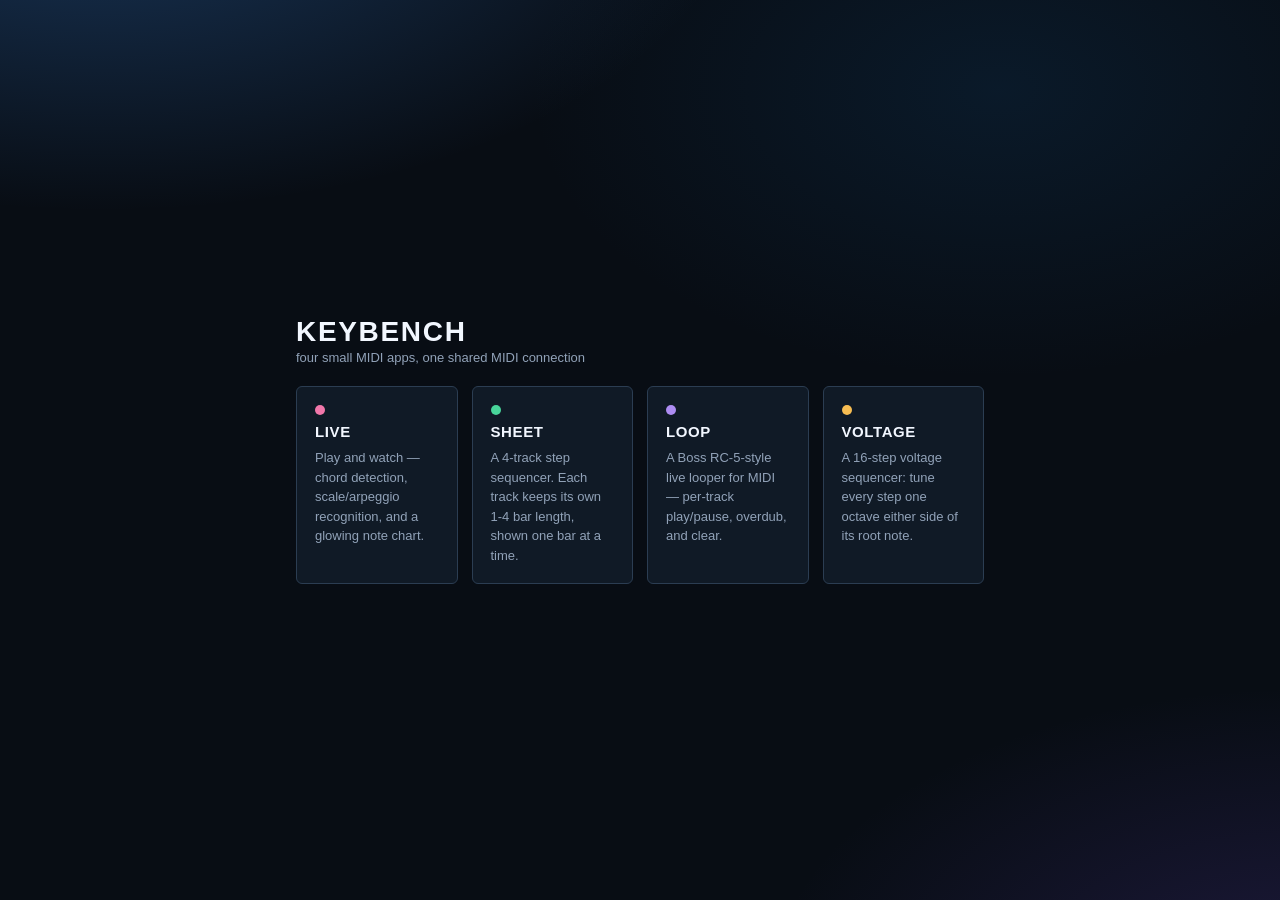
<file: app/index.html>
<!DOCTYPE html>
<html lang="en">
<head>
<meta charset="utf-8">
<meta name="viewport" content="width=device-width, initial-scale=1, viewport-fit=cover, interactive-widget=resizes-content">
<meta name="theme-color" content="#080d14">
<title>Keybench</title>
<link rel="stylesheet" href="assets/shared.css">
<style>
  body { align-items:center; justify-content:center; }
  .launcher { max-width:720px; width:100%; padding:16px; display:flex; flex-direction:column; gap:20px; }
  .launcher-head b {
    font-family:var(--font-display); font-size:28px; letter-spacing:.06em; font-weight:700;
    text-transform:uppercase; display:block;
  }
  .launcher-head span { color:var(--text-muted); font-size:13px; }
  .launcher-cards { display:grid; grid-template-columns:repeat(4, 1fr); gap:14px; }
  @media (max-width:640px) { .launcher-cards { grid-template-columns:1fr; } }
  .launcher-card {
    display:flex; flex-direction:column; gap:8px; text-align:left; text-decoration:none; color:var(--text);
    background:var(--surface); border:1px solid var(--border); border-radius:6px; padding:18px;
  }
  @media (hover: hover) and (pointer: fine) { .launcher-card:hover { border-color:var(--accent); } }
  .launcher-card .dot { width:10px; height:10px; border-radius:50%; background:var(--track-color); }
  .launcher-card b { font-family:var(--font-display); font-size:15px; letter-spacing:.04em; text-transform:uppercase; }
  .launcher-card p { margin:0; font-size:13px; color:var(--text-muted); line-height:1.5; }
</style>
</head>
<body>

<div class="launcher">
  <div class="launcher-head">
    <b>Keybench</b>
    <span>four small MIDI apps, one shared MIDI connection</span>
  </div>
  <div class="launcher-cards">
    <a class="launcher-card" href="live/" style="--track-color:var(--t1)">
      <span class="dot"></span>
      <b>Live</b>
      <p>Play and watch — chord detection, scale/arpeggio recognition, and a glowing note chart.</p>
    </a>
    <a class="launcher-card" href="sheet/" style="--track-color:var(--t2)">
      <span class="dot"></span>
      <b>Sheet</b>
      <p>A 4-track step sequencer. Each track keeps its own 1-4 bar length, shown one bar at a time.</p>
    </a>
    <a class="launcher-card" href="loop/" style="--track-color:var(--t4)">
      <span class="dot"></span>
      <b>Loop</b>
      <p>A Boss RC-5-style live looper for MIDI — per-track play/pause, overdub, and clear.</p>
    </a>
    <a class="launcher-card" href="voltage/" style="--track-color:var(--t3)">
      <span class="dot"></span>
      <b>Voltage</b>
      <p>A 16-step voltage sequencer: tune every step one octave either side of its root note.</p>
    </a>
  </div>
</div>

</body>
</html>
</file>
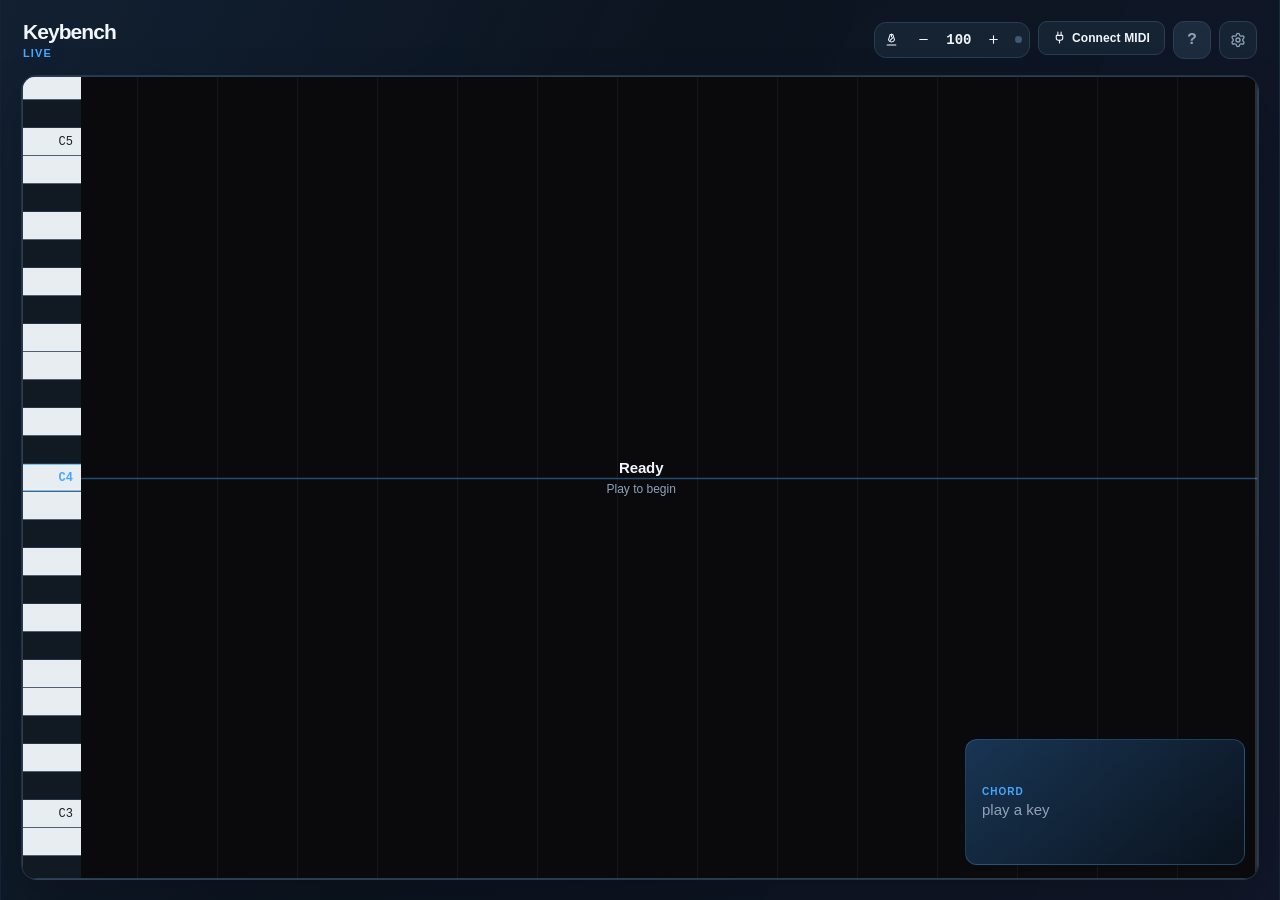
<file: app/live/index.html>
<!doctype html>
<html lang="en">
  <head>
    <meta charset="utf-8" />
    <meta
      name="viewport"
      content="width=device-width, initial-scale=1, viewport-fit=cover, interactive-widget=resizes-content"
    />
    <meta name="theme-color" content="#080d14" />
    <title>Keybench — Live</title>
    <link rel="stylesheet" href="../assets/shared.css" />
    <link rel="stylesheet" href="live.css" />
  </head>
  <body>
    <div class="chassis" id="chassis">
      <div class="chassis-head">
        <a class="wordmark" href="../index.html"
          ><b>Keybench</b><span>Live</span></a
        >
        <div class="nav-controls">
          <div class="metronome">
            <button
              class="tbtn-sm"
              id="metroPlay"
              aria-pressed="false"
              aria-label="Metronome"
            ></button>
            <button
              class="tbtn-sm"
              id="bpmDown"
              aria-label="Decrease BPM"
            ></button>
            <span class="bpm-readout" id="bpmReadout">100</span>
            <button
              class="tbtn-sm"
              id="bpmUp"
              aria-label="Increase BPM"
            ></button>
            <span class="beat-dot" id="beatDot"></span>
          </div>
          <button class="btn-pill quick-connect" id="quickConnectBtn"></button>
          <button
            class="live-help-btn"
            id="liveHelpBtn"
            aria-label="Show Live keyboard help"
            aria-expanded="false"
            aria-controls="liveHelp"
          >
            ?
          </button>
          <button
            class="gear-btn"
            id="settingsBtn"
            aria-pressed="false"
            aria-expanded="false"
            aria-controls="panelDevice"
            aria-label="MIDI settings"
          >
            <svg
              class="icon"
              viewBox="0 0 24 24"
              fill="none"
              stroke="currentColor"
              stroke-width="2"
              stroke-linecap="round"
              stroke-linejoin="round"
              aria-hidden="true"
            >
              <path
                d="M9.671 4.136a2.34 2.34 0 0 1 4.659 0 2.34 2.34 0 0 0 3.319 1.915 2.34 2.34 0 0 1 2.33 4.033 2.34 2.34 0 0 0 0 3.831 2.34 2.34 0 0 1-2.33 4.033 2.34 2.34 0 0 0-3.319 1.915 2.34 2.34 0 0 1-4.659 0 2.34 2.34 0 0 0-3.32-1.915 2.34 2.34 0 0 1-2.33-4.033 2.34 2.34 0 0 0 0-3.831A2.34 2.34 0 0 1 6.35 6.051a2.34 2.34 0 0 0 3.319-1.915"
              />
              <circle cx="12" cy="12" r="3" />
            </svg>
          </button>
        </div>
      </div>

      <div class="screen" style="padding: 0">
        <!-- LIVE -->
        <section
          class="panel active"
          id="panelMain"
          role="tabpanel"
          style="gap: 0"
        >
          <aside class="live-help-popover" id="liveHelp" hidden>
            <b>Play from the browser</b>
            Click or tap keys, or type <kbd>A W S E D F T G Y H U J K</kbd>. Use
            <kbd>Z</kbd> and <kbd>X</kbd> to shift octaves.
          </aside>
          <div class="viewer-readout">
            <div class="readout-right">
              <div class="history-strip" id="historyStrip"></div>
            </div>
          </div>

          <div class="roll-scroll" id="viewerRoll">
            <div class="roll-keycol" id="viewerPianoKeys"></div>
            <div class="roll-canvas-wrap"><canvas id="roll"></canvas></div>
            <div class="stage-idle" id="stageIdle">
              <b>Ready</b><span>Play to begin</span>
            </div>
            <div class="seq-banner" id="seqBanner">
              <span class="spark">◆</span><span id="seqBannerText"></span>
            </div>
            <div class="chord-card" id="chordCard">
              <div class="label">Chord</div>
              <div class="value empty" id="chordValue">play a key</div>
            </div>
          </div>
        </section>

        <!-- DEVICE -->
        <section
          class="panel settings-drawer"
          id="panelDevice"
          role="dialog"
          aria-modal="true"
          aria-label="MIDI settings"
        >
          <div class="settings-scroll">
            <div class="settings-section">
              <span class="settings-note" id="connectStatus"
                >Not connected — your on-screen keyboard still works either
                way.</span
              >
            </div>
            <div class="settings-section">
              <h3>Input — the connected controller</h3>
              <div
                class="device-list"
                role="radiogroup"
                aria-label="MIDI input device"
                id="inputList"
              ></div>
            </div>
            <div class="settings-foot">
              <button class="btn-pill" id="rescanBtn">Rescan devices</button>
              <span class="settings-note"
                >Real hardware shows up here once connected via the navbar. This
                needs a top-level page served over <code>localhost</code> or
                HTTPS, in a browser that supports the Web MIDI API (Chrome or
                Edge).</span
              >
            </div>
          </div>
        </section>
      </div>
    </div>

    <script src="../assets/shared.js"></script>
    <script src="live.js"></script>
  </body>
</html>
</file>
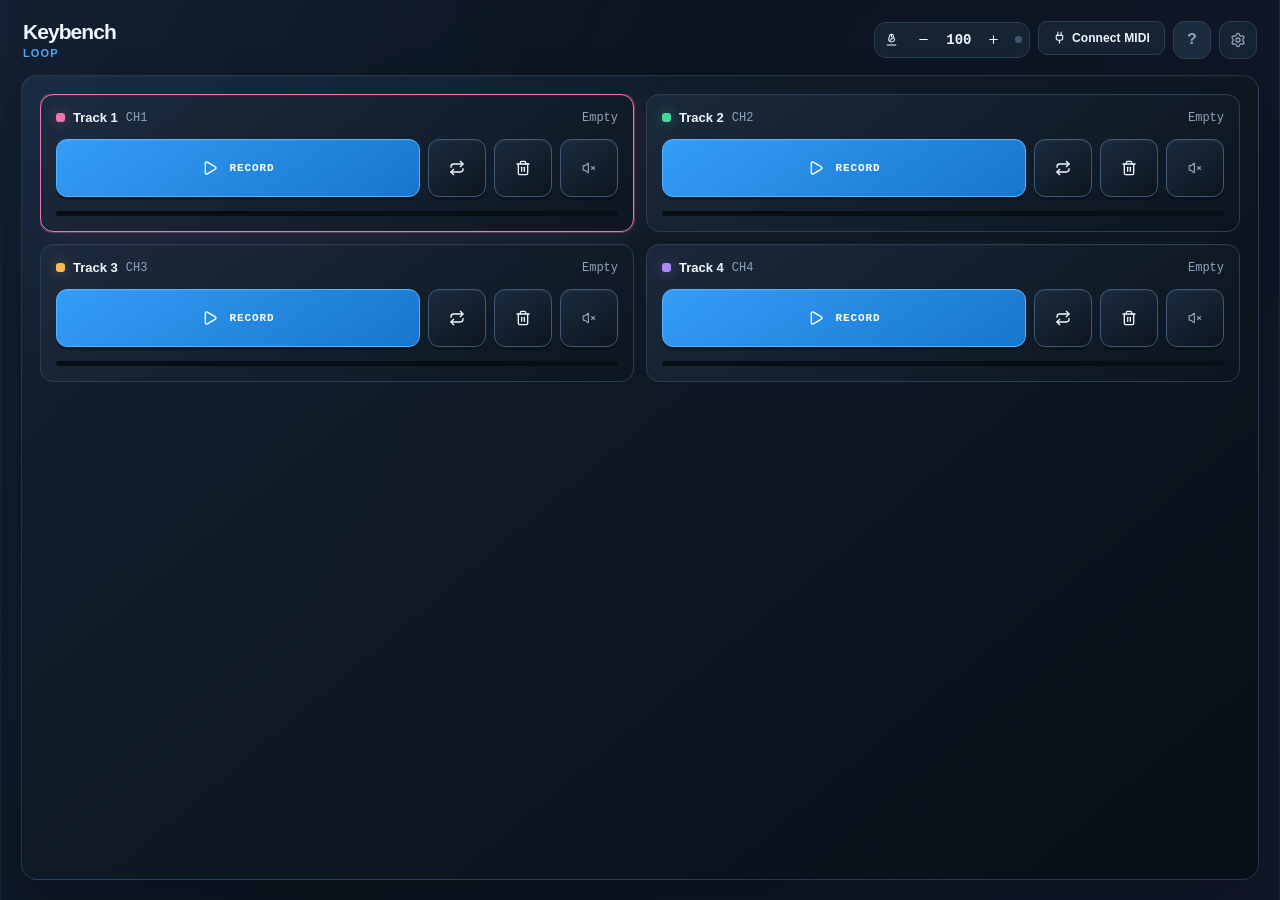
<file: app/loop/index.html>
<!DOCTYPE html>
<html lang="en">
<head>
<meta charset="utf-8">
<meta name="viewport" content="width=device-width, initial-scale=1, viewport-fit=cover, interactive-widget=resizes-content">
<meta name="theme-color" content="#080d14">
<title>Keybench — Loop</title>
<link rel="stylesheet" href="../assets/shared.css">
<link rel="stylesheet" href="loop.css">
</head>
<body>

<div class="chassis" id="chassis">
  <div class="chassis-head">
    <a class="wordmark" href="../index.html"><b>Keybench</b><span>Loop</span></a>
    <div class="nav-controls">
      <div class="metronome">
        <button class="tbtn-sm" id="metroPlay" aria-pressed="false" aria-label="Metronome"></button>
        <button class="tbtn-sm" id="bpmDown" aria-label="Decrease BPM"></button>
        <span class="bpm-readout" id="bpmReadout">100</span>
        <button class="tbtn-sm" id="bpmUp" aria-label="Increase BPM"></button>
        <span class="beat-dot" id="beatDot"></span>
      </div>
      <button class="btn-pill quick-connect" id="quickConnectBtn"></button>
      <button class="looper-help-btn" id="looperHelpBtn" aria-label="Show Loop shortcuts" aria-expanded="false" aria-controls="looperHelp">?</button>
      <button class="gear-btn" id="settingsBtn" aria-pressed="false" aria-expanded="false" aria-controls="panelDevice" aria-label="MIDI settings">
        <svg class="icon" viewBox="0 0 24 24" fill="none" stroke="currentColor" stroke-width="2" stroke-linecap="round" stroke-linejoin="round" aria-hidden="true">
          <path d="M9.671 4.136a2.34 2.34 0 0 1 4.659 0 2.34 2.34 0 0 0 3.319 1.915 2.34 2.34 0 0 1 2.33 4.033 2.34 2.34 0 0 0 0 3.831 2.34 2.34 0 0 1-2.33 4.033 2.34 2.34 0 0 0-3.319 1.915 2.34 2.34 0 0 1-4.659 0 2.34 2.34 0 0 0-3.32-1.915 2.34 2.34 0 0 1-2.33-4.033 2.34 2.34 0 0 0 0-3.831A2.34 2.34 0 0 1 6.35 6.051a2.34 2.34 0 0 0 3.319-1.915"/>
          <circle cx="12" cy="12" r="3"/>
        </svg>
      </button>
    </div>
  </div>

  <div class="screen">
    <!-- LOOPER -->
    <section class="panel active" id="panelMain" role="tabpanel">
      <aside class="looper-help-popover" id="looperHelp" hidden>
        <b>Loop shortcuts</b>
        Click a track or press <kbd>1–4</kbd> to select it. <kbd>R</kbd> starts or finishes its first recording; Space plays or pauses; <kbd>M</kbd> mutes; <kbd>O</kbd> toggles overdub; <kbd>Z</kbd> removes the last overdub; <kbd>C</kbd>, Delete, or Backspace clear.
      </aside>
      <div class="looper-tracks" id="looperTracks"></div>
    </section>

    <!-- DEVICE -->
    <section class="panel settings-drawer" id="panelDevice" role="dialog" aria-modal="true" aria-label="MIDI settings">
      <div class="settings-scroll">
        <div class="settings-section">
          <span class="settings-note" id="connectStatus">Not connected — your on-screen keyboard still works either way.</span>
        </div>
        <div class="settings-section">
          <h3>Input — the connected controller</h3>
          <div class="device-list" role="radiogroup" aria-label="MIDI input device" id="inputList"></div>
        </div>
        <div class="settings-section">
          <h3>Output — where Loop sends</h3>
          <div class="device-list" role="radiogroup" aria-label="MIDI output device" id="outputList"></div>
        </div>
        <div class="settings-foot">
          <button class="btn-pill" id="rescanBtn">Rescan devices</button>
          <span class="settings-note">Real hardware shows up here once connected via the navbar. This needs a top-level page served over <code>localhost</code> or HTTPS, in a browser that supports the Web MIDI API (Chrome or Edge).</span>
        </div>
      </div>
    </section>
  </div>
</div>

<script src="../assets/shared.js"></script>
<script src="loop.js"></script>
</body>
</html>
</file>
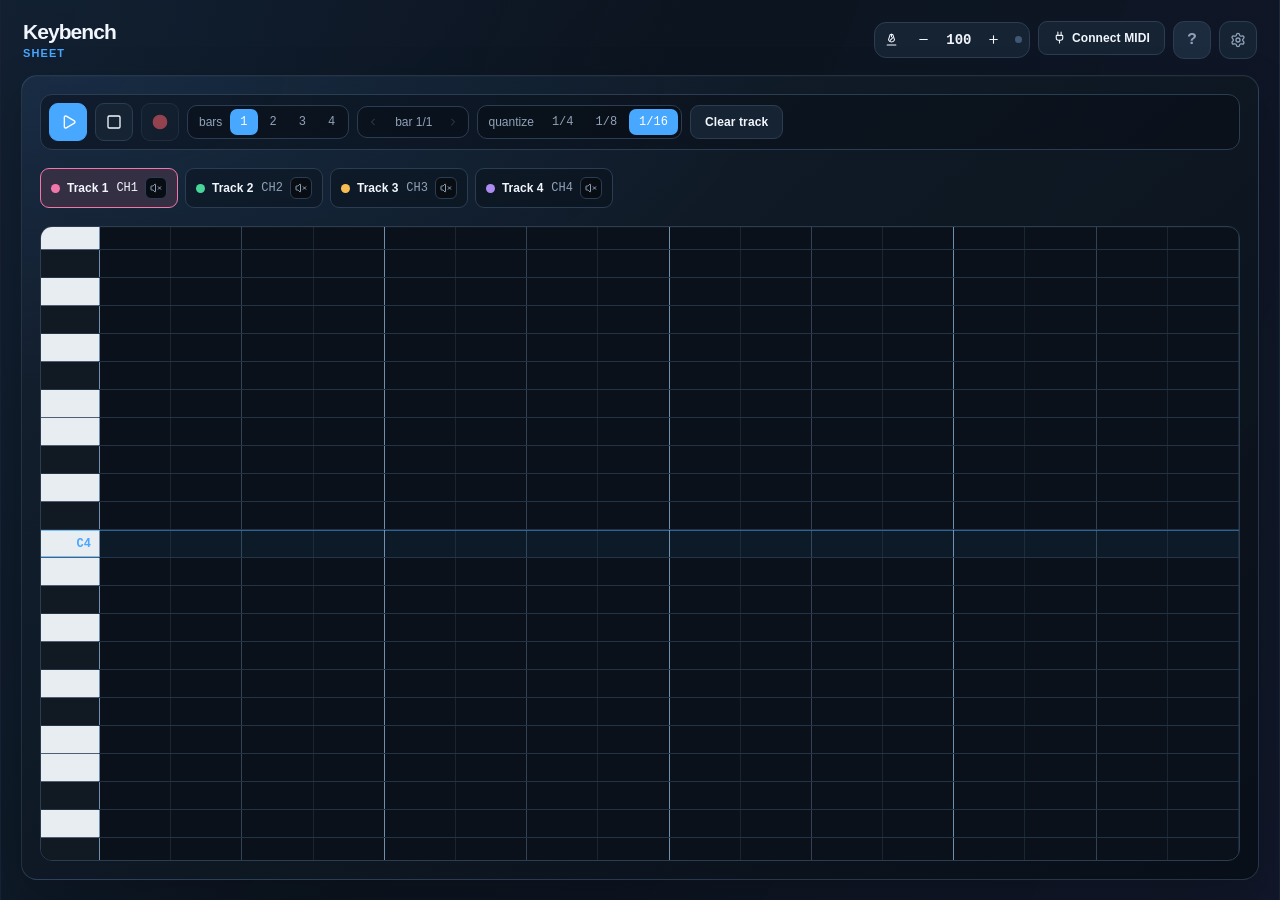
<file: app/sheet/index.html>
<!DOCTYPE html>
<html lang="en">
<head>
<meta charset="utf-8">
<meta name="viewport" content="width=device-width, initial-scale=1, viewport-fit=cover, interactive-widget=resizes-content">
<meta name="theme-color" content="#080d14">
<title>Keybench — Sheet</title>
<link rel="stylesheet" href="../assets/shared.css">
<link rel="stylesheet" href="sheet.css">
</head>
<body>

<div class="chassis" id="chassis">
  <div class="chassis-head">
    <a class="wordmark" href="../index.html"><b>Keybench</b><span>Sheet</span></a>
    <div class="nav-controls">
      <div class="metronome">
        <button class="tbtn-sm" id="metroPlay" aria-pressed="false" aria-label="Metronome"></button>
        <button class="tbtn-sm" id="bpmDown" aria-label="Decrease BPM"></button>
        <span class="bpm-readout" id="bpmReadout">100</span>
        <button class="tbtn-sm" id="bpmUp" aria-label="Increase BPM"></button>
        <span class="beat-dot" id="beatDot"></span>
      </div>
      <button class="btn-pill quick-connect" id="quickConnectBtn"></button>
      <button class="sheet-help-btn" id="sheetHelpBtn" aria-label="Show Sheet editing help" aria-expanded="false" aria-controls="sheetHelp">?</button>
      <button class="gear-btn" id="settingsBtn" aria-pressed="false" aria-expanded="false" aria-controls="panelDevice" aria-label="MIDI settings">
        <svg class="icon" viewBox="0 0 24 24" fill="none" stroke="currentColor" stroke-width="2" stroke-linecap="round" stroke-linejoin="round" aria-hidden="true">
          <path d="M9.671 4.136a2.34 2.34 0 0 1 4.659 0 2.34 2.34 0 0 0 3.319 1.915 2.34 2.34 0 0 1 2.33 4.033 2.34 2.34 0 0 0 0 3.831 2.34 2.34 0 0 1-2.33 4.033 2.34 2.34 0 0 0-3.319 1.915 2.34 2.34 0 0 1-4.659 0 2.34 2.34 0 0 0-3.32-1.915 2.34 2.34 0 0 1-2.33-4.033 2.34 2.34 0 0 0 0-3.831A2.34 2.34 0 0 1 6.35 6.051a2.34 2.34 0 0 0 3.319-1.915"/>
          <circle cx="12" cy="12" r="3"/>
        </svg>
      </button>
    </div>
  </div>

  <div class="screen">
    <!-- SHEET -->
    <section class="panel active" id="panelMain" role="tabpanel">
      <aside class="sheet-help-popover" id="sheetHelp" hidden>
        <b>Editing this bar</b>
        Each track has its own 1–4 bar loop. Click a note to select it; Shift-drag to select a group; then drag to move the selection. Drag a note’s right edge to stretch it; Alt-click removes a note. <kbd>R</kbd> arms recording; Space plays or pauses; <kbd>M</kbd> mutes; <kbd>C</kbd>, Delete, or Backspace clear the selected track.
      </aside>
      <div class="transport">
        <button class="tbtn primary" id="playBtn" aria-label="Play"></button>
        <button class="tbtn" id="stopBtn" aria-label="Stop"></button>
        <button class="tbtn rec-btn" id="recBtn" aria-pressed="false" aria-label="Arm recording"></button>
        <div class="grid-settings">
          <div class="pill-group" role="group" aria-label="Bars" id="barsCtl">
            <span class="pg-label">bars</span>
            <button data-bars="1" aria-pressed="true">1</button>
            <button data-bars="2" aria-pressed="false">2</button>
            <button data-bars="3" aria-pressed="false">3</button>
            <button data-bars="4" aria-pressed="false">4</button>
          </div>
          <div class="pill-group" aria-label="Bar page">
            <button class="icon-btn" id="pagePrev" aria-label="Previous bar"></button>
            <span class="pg-label" id="pageReadout">bar 1/1</span>
            <button class="icon-btn" id="pageNext" aria-label="Next bar"></button>
          </div>
          <div class="pill-group" role="group" aria-label="Record quantize" id="qtzCtl">
            <span class="pg-label">quantize</span>
            <button data-qtz="4" aria-pressed="false">1/4</button>
            <button data-qtz="8" aria-pressed="false">1/8</button>
            <button data-qtz="16" aria-pressed="true">1/16</button>
          </div>
          <button class="btn-pill" id="clearTrackBtn">Clear track</button>
        </div>
      </div>

      <div class="track-tabs" role="tablist" aria-label="Tracks" id="trackTabs"></div>

      <div class="roll-scroll" id="seqRoll">
        <div class="roll-keycol" id="seqPianoKeys"></div>
        <div class="roll-stepscol" id="seqStepCols"></div>
      </div>
    </section>

    <!-- DEVICE -->
    <section class="panel settings-drawer" id="panelDevice" role="dialog" aria-modal="true" aria-label="MIDI settings">
      <div class="settings-scroll">
        <div class="settings-section">
          <span class="settings-note" id="connectStatus">Not connected — your on-screen keyboard still works either way.</span>
        </div>
        <div class="settings-section">
          <h3>Input — the connected controller</h3>
          <div class="device-list" role="radiogroup" aria-label="MIDI input device" id="inputList"></div>
        </div>
        <div class="settings-section">
          <h3>Output — where Sheet sends</h3>
          <div class="device-list" role="radiogroup" aria-label="MIDI output device" id="outputList"></div>
        </div>
        <div class="settings-foot">
          <button class="btn-pill" id="rescanBtn">Rescan devices</button>
          <span class="settings-note">Real hardware shows up here once connected via the navbar. This needs a top-level page served over <code>localhost</code> or HTTPS, in a browser that supports the Web MIDI API (Chrome or Edge).</span>
        </div>
      </div>
    </section>
  </div>
</div>

<script src="../assets/shared.js"></script>
<script src="sheet.js"></script>
</body>
</html>
</file>
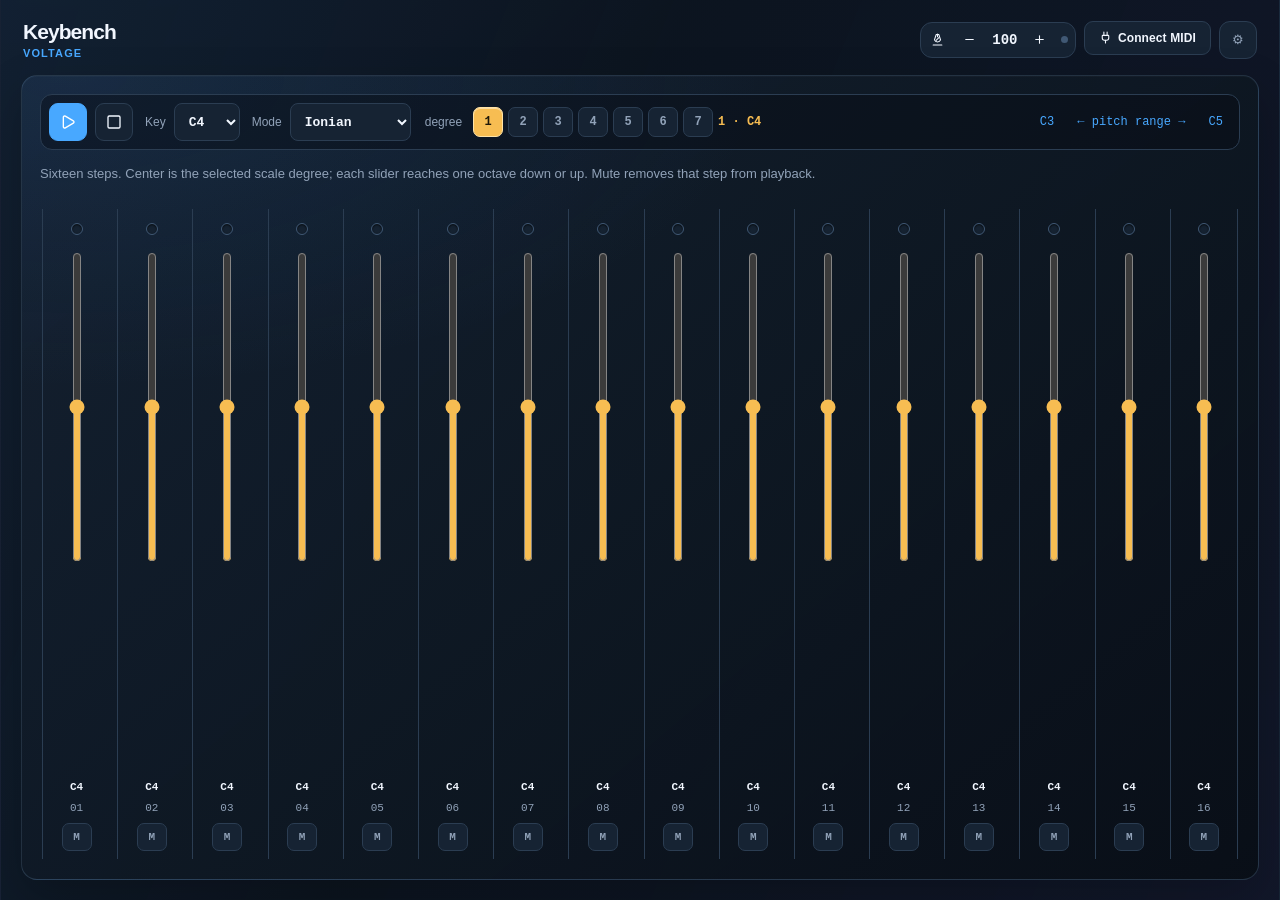
<file: app/voltage/index.html>
<!DOCTYPE html>
<html lang="en">
<head>
<meta charset="utf-8">
<meta name="viewport" content="width=device-width, initial-scale=1, viewport-fit=cover, interactive-widget=resizes-content">
<meta name="theme-color" content="#080d14">
<title>Keybench — Voltage</title>
<link rel="stylesheet" href="../assets/shared.css">
<link rel="stylesheet" href="voltage.css">
</head>
<body>
<div class="chassis">
  <div class="chassis-head">
    <a class="wordmark" href="../index.html"><b>Keybench</b><span>Voltage</span></a>
    <div class="nav-controls">
      <div class="metronome">
        <button class="tbtn-sm" id="metroPlay" aria-pressed="false" aria-label="Metronome"></button>
        <button class="tbtn-sm" id="bpmDown" aria-label="Decrease BPM"></button>
        <span class="bpm-readout" id="bpmReadout">100</span>
        <button class="tbtn-sm" id="bpmUp" aria-label="Increase BPM"></button>
        <span class="beat-dot" id="beatDot"></span>
      </div>
      <button class="btn-pill quick-connect" id="quickConnectBtn"></button>
      <button class="gear-btn" id="settingsBtn" aria-pressed="false" aria-expanded="false" aria-controls="panelDevice" aria-label="MIDI settings">⚙</button>
    </div>
  </div>

  <div class="screen">
    <section class="panel active" id="panelMain" role="tabpanel">
      <div class="voltage-toolbar">
        <button class="tbtn primary" id="playBtn" aria-label="Play"></button>
        <button class="tbtn" id="stopBtn" aria-label="Stop"></button>
        <label class="root-note" for="rootNote">Key <select id="rootNote" aria-label="Key, C3 to C5"></select></label>
        <label class="root-note" for="modeSelect">Mode
          <select id="modeSelect">
            <option value="ionian">Ionian</option><option value="dorian">Dorian</option><option value="phrygian">Phrygian</option>
            <option value="lydian">Lydian</option><option value="mixolydian">Mixolydian</option><option value="aeolian">Aeolian</option><option value="locrian">Locrian</option>
          </select>
        </label>
        <div class="progression" id="degreeCtl" role="group" aria-label="Scale degree">
          <span>degree</span><button data-degree="1" aria-pressed="true">1</button><button data-degree="2">2</button><button data-degree="3">3</button><button data-degree="4">4</button><button data-degree="5">5</button><button data-degree="6">6</button><button data-degree="7">7</button><output id="degreeReadout" aria-live="polite">1 · C4</output>
        </div>
        <span class="voltage-range"><span id="minPitch">C3</span> <span>← pitch range →</span> <span id="maxPitch">C5</span></span>
      </div>
      <p class="voltage-help">Sixteen steps. Center is the selected scale degree; each slider reaches one octave down or up. Mute removes that step from playback.</p>
      <div class="voltage-sequencer" id="voltageSequencer" aria-label="16-step voltage sequencer"></div>
    </section>

    <section class="panel settings-drawer" id="panelDevice" role="dialog" aria-modal="true" aria-label="MIDI settings">
      <div class="settings-scroll">
        <div class="settings-section"><span class="settings-note" id="connectStatus">Not connected — connect an output to hear Voltage.</span></div>
        <div class="settings-section"><h3>Input — the connected controller</h3><div class="device-list" role="radiogroup" aria-label="MIDI input device" id="inputList"></div></div>
        <div class="settings-section"><h3>Output — where Voltage sends</h3><div class="device-list" role="radiogroup" aria-label="MIDI output device" id="outputList"></div></div>
        <div class="settings-foot"><button class="btn-pill" id="rescanBtn">Rescan devices</button><span class="settings-note">Use Chrome or Edge over HTTPS or localhost for Web MIDI.</span></div>
      </div>
    </section>
  </div>
</div>
<script src="../assets/shared.js"></script>
<script src="voltage.js"></script>
</body>
</html>
</file>
<file: app/assets/shared.css>
/* Composer system (Bauhaus confetti on concrete), committed to a single dark scheme —
   this is the product's own screen, not a page that should flip with the OS.
   Shared by the launcher and every app folder in app/. */
:root {
  --bg:#080d14; --surface:#101a26; --surface-raised:#162333; --surface-elevated:#1c2b3e;
  --border:#2b3d52; --border-strong:#405874; --text:#f2f7ff; --text-muted:#91a2b8;
  --accent:#48a8ff; --accent-strong:#248bea; --accent-soft:rgba(72,168,255,.14);
  --rec:#ff626d; --mute-active:#e6505b; --ok:#48d59a;
  --t1:#f177aa; --t2:#48d59a; --t3:#f7bd52; --t4:#ad8cf2;
  --key-white:#e8edf2; --key-white-text:#17202b; --key-black:#111923;
  --shadow-focus:0 0 0 3px rgba(72,168,255,.28);
  --shadow-panel:0 18px 48px rgba(0,0,0,.2), inset 0 1px 0 rgba(255,255,255,.025);
  --font-display:'Helvetica Neue',Arial,ui-sans-serif,sans-serif;
  --font-body:-apple-system,'Segoe UI','Helvetica Neue',Arial,sans-serif;
  --font-mono:'SF Mono','Cascadia Code','JetBrains Mono',ui-monospace,'Courier New',monospace;
}

* { box-sizing: border-box; }
html { -webkit-tap-highlight-color:transparent; -webkit-text-size-adjust:100%; overscroll-behavior:none; background:var(--bg); }
html,body { margin:0; height:100%; height:100dvh; }
body {
  background:
    radial-gradient(ellipse 70% 52% at 8% -14%, rgba(57,133,224,.34), transparent 72%),
    radial-gradient(ellipse 60% 48% at 102% 110%, rgba(91,62,177,.25), transparent 70%),
    radial-gradient(ellipse 48% 42% at 78% 10%, rgba(18,77,128,.2), transparent 76%),
    #080d14;
  color: var(--text);
  font-family: var(--font-body);
  display:flex; flex-direction:column;
  min-height:100vh; min-height:100dvh; overscroll-behavior:none;
}
button, a, [role="button"] { touch-action:manipulation; user-select:none; -webkit-user-select:none; -webkit-touch-callout:none; }
button { font-family: inherit; cursor:pointer; transition:background .18s ease, border-color .18s ease, color .18s ease, transform .18s ease, box-shadow .18s ease; }
@media (hover: hover) and (pointer: fine) {
  button:hover:not(:disabled) { border-color:var(--border-strong); }
  .device-row:hover { background:var(--bg); }
}
button:active:not(:disabled) { transform:translateY(1px) scale(.985); }
button:disabled { cursor:not-allowed; }
button:focus-visible, [tabindex]:focus-visible, input:focus-visible {
  outline: 2px solid var(--accent); outline-offset: 2px; box-shadow: var(--shadow-focus);
}
@media (prefers-reduced-motion: reduce) {
  * { animation-duration: .001s !important; transition-duration: .001s !important; }
}

/* lucide icons, inlined (no CDN / no JS lib — every icon is a static SVG, see shared.js) */
.icon { width:16px; height:16px; display:inline-block; flex:0 0 auto; }

/* ---- chassis (the product; fills the real viewport, reflows via its own container query) ---- */
.chassis {
  container-type: inline-size;
  background:
    linear-gradient(112deg, rgba(18,34,53,.76), rgba(10,18,29,.68) 42%, rgba(18,22,44,.58)),
    color-mix(in srgb, var(--surface) 88%, transparent);
  border-inline:1px solid rgba(120,160,200,.08);
  width:100%;
  padding:calc(20px + env(safe-area-inset-top, 0px)) calc(20px + env(safe-area-inset-right, 0px)) calc(20px + env(safe-area-inset-bottom, 0px)) calc(20px + env(safe-area-inset-left, 0px));
  display:flex; flex-direction:column;
  flex:1; min-height:0;
}

/* navbar: wordmark + quick-connect + a settings toggle for the fuller device list.
   Each app page has exactly one center view, so there's no tab row to switch between
   here — switching apps is a page navigation (via the wordmark), not an in-page tab. */
.chassis-head { display:flex; align-items:center; justify-content:space-between; gap:16px; margin-bottom:16px; padding:0 2px; }
.wordmark { display:flex; flex-direction:column; gap:3px; color:inherit; text-decoration:none; }
.wordmark b {
  font-family:var(--font-display); font-size:21px; letter-spacing:-.045em;
  font-weight:750; color:var(--text);
}
.wordmark span { font-size:11px; color:var(--accent); letter-spacing:.1em; text-transform:uppercase; font-weight:700; }

.nav-controls { display:flex; align-items:center; gap:8px; }
.quick-connect { display:flex; align-items:center; gap:6px; }
.quick-connect .icon { width:13px; height:13px; }
.gear-btn {
  width:38px; height:38px; border-radius:11px; border:1px solid var(--border);
  background:var(--surface-raised); color:var(--text-muted); display:flex; align-items:center; justify-content:center;
  flex:0 0 auto;
}
.gear-btn[aria-pressed="true"] { background:var(--accent); border-color:var(--accent); color:#fff; }

/* metronome: one shared tempo + click, in every app's navbar */
.metronome { display:flex; align-items:center; gap:4px; padding:3px; border:1px solid var(--border); background:var(--surface-raised); border-radius:12px; }
.tbtn-sm {
  width:28px; height:28px; border-radius:8px; background:transparent; border:1px solid transparent;
  color:var(--text); display:flex; align-items:center; justify-content:center; flex:0 0 auto;
}
.tbtn-sm .icon { width:13px; height:13px; }
.tbtn-sm[aria-pressed="true"] { background:var(--accent); border-color:var(--accent); color:#fff; }
.metronome .bpm-readout {
  font-family:var(--font-mono); font-variant-numeric:tabular-nums; font-size:14px; font-weight:700;
  width:34px; text-align:center; color:var(--text);
}
.beat-dot { width:7px; height:7px; border-radius:50%; background:var(--border-strong); flex:0 0 auto; margin-inline:3px 4px; }

@container (max-width: 460px) {
  .chassis-head { flex-direction:column; }
  .nav-controls { align-self:stretch; justify-content:space-between; flex-wrap:wrap; }
}

.screen {
  background:
    radial-gradient(ellipse 78% 54% at 4% 0%, rgba(51,121,197,.12), transparent 72%),
    linear-gradient(140deg, rgba(21,34,50,.93), rgba(9,15,23,.97));
  border:1px solid rgba(89,119,151,.32);
  border-radius:16px;
  padding:18px;
  box-shadow:var(--shadow-panel);
  position:relative; overflow:hidden;
  display:flex; flex-direction:column; gap:14px;
  flex:1; min-height:0;
}
.panel { display:none; flex-direction:column; gap:16px; flex:1; min-height:0; }
.panel.active { display:flex; }
.settings-drawer {
  display:flex; position:absolute; z-index:10; inset:0 0 0 auto; width:min(460px, 100%);
  padding:22px; border-left:1px solid rgba(120,170,220,.36);
  background:linear-gradient(145deg, rgba(25,43,64,.98), rgba(9,16,25,.99));
  box-shadow:-24px 0 56px rgba(0,0,0,.4), inset 1px 0 0 rgba(255,255,255,.035);
  transform:translateX(104%); opacity:0; visibility:hidden;
  transition:transform .24s cubic-bezier(.2,.8,.2,1), opacity .18s ease, visibility 0s linear .24s;
}
.settings-drawer.active { transform:translateX(0); opacity:1; visibility:visible; transition-delay:0s; }
.settings-drawer .settings-scroll { max-width:none; }

/* ================= SHARED VERTICAL PIANO / ROLL ================= */
.roll-scroll {
  position:relative; display:flex; flex:1; min-height:260px; overflow:auto;
  border:1px solid var(--border); border-radius:12px; background:#0a111a;
  box-shadow:inset 0 1px 0 rgba(255,255,255,.025); overscroll-behavior:contain;
}

/* sticky, not a nested scroll container: a second independent scroller is what
   desyncs the keys from the grid when the grid also needs to scroll horizontally */
.roll-keycol { display:flex; flex-direction:column; flex:0 0 58px; position:sticky; left:0; z-index:2; box-shadow:8px 0 20px rgba(0,0,0,.16); }
.roll-key {
  height:28px; flex:0 0 28px; display:flex; align-items:center; justify-content:flex-end;
  padding-right:8px; font-family:var(--font-mono); font-size:12px;
  border-bottom:1px solid rgba(43,61,82,.8); cursor:pointer; user-select:none; touch-action:none;
  transition: background .08s ease;
}
.roll-key.white { background:var(--key-white); color:var(--key-white-text); }
.roll-key.black { background:var(--key-black); color:#fff; }
.roll-key.middle-c {
  color:var(--accent); font-weight:800;
  box-shadow:inset 0 1px 0 rgba(105,190,255,.9), inset 0 -1px 0 rgba(105,190,255,.9);
}
.roll-key.white.on { background: color-mix(in srgb, var(--key-white) 55%, var(--accent)); }
.roll-key.black.on { background: color-mix(in srgb, var(--key-black) 45%, var(--accent)); }

.key-hint { text-align:center; font-size:12px; line-height:1.55; color:var(--text-muted); margin:0 auto; max-width:90ch; }

/* ---- generic pill controls, used by transport/grid-settings and the device panel ---- */
.pill-group {
  display:flex; align-items:center; gap:2px; background:rgba(6,12,19,.46); border:1px solid var(--border);
  border-radius:10px; padding:3px;
}
.pill-group .pg-label { font-size:12px; color:var(--text-muted); padding:0 6px 0 8px; }
.pill-group button {
  background:transparent; border:none; border-radius:7px; padding:6px 10px;
  font-family:var(--font-mono); font-size:12px; color:var(--text-muted);
  display:flex; align-items:center; justify-content:center;
}
.pill-group button.icon-btn { padding:6px; }
.pill-group button .icon { width:12px; height:12px; }
.pill-group button[aria-pressed="true"] { background:var(--accent); color:#fff; }
.pill-group button:disabled { opacity:.35; cursor:default; }

.btn-pill {
  align-self:flex-start; border-radius:9px; border:1px solid var(--border); background:var(--surface-raised);
  color:var(--text); padding:9px 14px; font-size:12px; font-weight:650; letter-spacing:.01em;
}
.btn-pill[disabled] { opacity:.5; cursor:default; }
.btn-pill.on { background:var(--accent); border-color:var(--accent); color:#fff; }

/* ================= DEVICE (MIDI settings) ================= */
.settings-scroll { flex:1; min-height:0; overflow-y:auto; display:flex; flex-direction:column; gap:22px; max-width:760px; overscroll-behavior:contain; }
.settings-section { display:flex; flex-direction:column; gap:8px; }
.settings-section h3 {
  font-family:var(--font-display); font-size:13px; letter-spacing:.06em; text-transform:uppercase;
  color:var(--text-muted); font-weight:600; margin:0;
}
.device-list { display:flex; flex-direction:column; gap:4px; border:1px solid var(--border); border-radius:12px; background:rgba(7,13,20,.42); padding:7px; }
.device-row {
  display:flex; align-items:center; gap:10px; padding:11px 12px; border-radius:8px; cursor:pointer;
  background:transparent; border:none; width:100%; text-align:left; color:var(--text); font:inherit;
}
.device-row[aria-checked="true"] { background: var(--accent-soft); }
.device-row[aria-checked="true"] .device-info small { color: var(--text); }
.device-dot { width:8px; height:8px; border-radius:50%; background:var(--ok); flex:0 0 auto; }
.device-dot.off { background:var(--border); }
.device-info { display:flex; flex-direction:column; flex:1; min-width:0; gap:1px; }
.device-info b { font-size:13px; font-weight:600; }
.device-info small { font-family:var(--font-mono); font-size:12px; color:var(--text-muted); }
.device-check { width:16px; height:16px; border-radius:50%; border:1.5px solid var(--border); flex:0 0 auto; position:relative; }
.device-row[aria-checked="true"] .device-check { border-color:var(--accent); }
.device-row[aria-checked="true"] .device-check::after { content:""; position:absolute; inset:3px; border-radius:50%; background:var(--accent); }

.settings-foot { display:flex; flex-direction:column; gap:8px; }
.settings-note { font-size:12.5px; color:var(--text-muted); max-width:52ch; }

@media (max-width: 600px) {
  .chassis { padding:calc(12px + env(safe-area-inset-top, 0px)) calc(12px + env(safe-area-inset-right, 0px)) calc(12px + env(safe-area-inset-bottom, 0px)) calc(12px + env(safe-area-inset-left, 0px)); }
  .chassis-head { align-items:flex-start; margin-bottom:12px; }
  .screen { border-radius:13px; padding:12px; }
  .settings-drawer { inset:auto 0 0; width:100%; max-height:min(78dvh, 620px); padding:16px; border-top:1px solid rgba(120,170,220,.36); border-left:0; border-radius:18px 18px 0 0; transform:translateY(104%); box-shadow:0 -18px 48px rgba(0,0,0,.42), inset 0 1px 0 rgba(255,255,255,.04); }
  .settings-drawer.active { transform:translateY(0); }
  .metronome { order:2; }
  .quick-connect { flex:1; min-height:40px; justify-content:center; }
  .tbtn-sm, .gear-btn { width:40px; height:40px; }
  .btn-pill { min-height:40px; }
}
</file>
<file: app/live/live.css>
/* ================= Live-only: chord/sequence readout + glowing note chart ================= */
      .viewer-readout {
        display: block;
      }

      .chord-card {
        position: fixed;
        right: auto;
        bottom: auto;
        z-index: 3;
        width: min(280px, calc(100vw - 28px));
        min-width: min(220px, calc(100vw - 28px));
        max-width: calc(100vw - 28px);
        min-height: 126px;
        pointer-events: none;
        background: linear-gradient(
          140deg,
          rgba(26, 56, 88, 0.94),
          rgba(10, 19, 30, 0.96)
        );
        border: 1px solid rgba(72, 168, 255, 0.28);
        border-radius: 12px;
        padding: 14px 16px;
        display: flex;
        flex-direction: column;
        justify-content: center;
        gap: 5px;
      }
      .chord-card .label {
        font-size: 10px;
        letter-spacing: 0.1em;
        text-transform: uppercase;
        color: var(--accent);
        font-weight: 700;
      }
      .chord-card .value {
        font-family: var(--font-display);
        font-size: clamp(26px, 6.5vw, 42px);
        font-weight: 700;
        line-height: 1;
        letter-spacing: -0.05em;
        color: var(--text);
        min-height: 1.1em;
        text-wrap: balance;
        overflow-wrap: anywhere;
      }
      .chord-card .value.empty {
        color: var(--text-muted);
        font-size: 15px;
        font-weight: 400;
        font-family: var(--font-body);
        letter-spacing: normal;
      }

      .readout-right {
        display: flex;
        flex-direction: column;
        gap: 8px;
        justify-content: center;
        min-width: 0;
      }
      .seq-banner {
        position: absolute;
        left: 14px;
        bottom: 14px;
        z-index: 3;
        max-width: min(300px, calc(100% - 190px));
        display: flex;
        align-items: center;
        gap: 8px;
        padding: 11px 13px;
        border-radius: 10px;
        background: rgba(7, 13, 20, 0.46);
        border: 1px solid var(--border);
        opacity: 0;
        transform: translateY(-4px);
        transition:
          opacity 0.25s ease,
          transform 0.25s ease;
        font-size: 13px;
        color: var(--text);
        min-height: 18px;
      }
      .seq-banner.show {
        opacity: 1;
        transform: translateY(0);
      }
      .seq-banner .spark {
        color: var(--text);
        font-family: var(--font-mono);
        font-weight: 700;
      }
      .history-strip {
        display: none;
      }
      .history-strip .chip {
        flex: 0 0 auto;
        font-family: var(--font-mono);
        font-size: 12px;
        color: var(--text-muted);
        border: 1px solid var(--border);
        border-radius: 7px;
        padding: 8px 10px;
        background: rgba(7, 13, 20, 0.42);
      }
      .history-strip .chip:last-child {
        color: var(--text);
        border-color: var(--accent);
      }

      .roll-canvas-wrap {
        position: relative;
        flex: 1;
      }
      .roll-canvas-wrap canvas {
        position: absolute;
        inset: 0 0 auto 0;
        width: 100%;
        display: block;
      }
      .stage-idle {
        position: fixed;
        inset: auto;
        z-index: 2;
        display: flex;
        align-items: center;
        justify-content: center;
        flex-direction: column;
        gap: 6px;
        color: var(--text-muted);
        opacity: 1;
        transition: opacity 0.4s ease;
        pointer-events: none;
      }
      .stage-idle.hide {
        opacity: 0;
      }
      .stage-idle b {
        font-family: var(--font-display);
        font-size: 15px;
        letter-spacing: -0.01em;
        color: var(--text);
      }
      .stage-idle span {
        font-size: 12px;
        color: var(--text-muted);
      }
      #panelMain {
        position: relative;
      }
      .live-help-btn {
        width: 38px;
        height: 38px;
        border-radius: 11px;
        border: 1px solid var(--border);
        background: var(--surface-elevated);
        color: var(--text-muted);
        font-family: var(--font-mono);
        font-size: 16px;
        font-weight: 800;
      }
      .live-help-btn[aria-expanded="true"] {
        background: var(--accent);
        border-color: var(--accent);
        color: #fff;
      }
      .live-help-popover {
        position: absolute;
        top: 0;
        right: 0;
        z-index: 4;
        width: min(340px, calc(100% - 16px));
        padding: 14px 16px;
        border: 1px solid rgba(120, 170, 220, 0.38);
        border-radius: 12px;
        background: linear-gradient(
          145deg,
          rgba(28, 46, 68, 0.98),
          rgba(9, 16, 26, 0.99)
        );
        box-shadow: 0 16px 36px rgba(0, 0, 0, 0.34);
        color: var(--text-muted);
        font-size: 12px;
        line-height: 1.55;
      }
      .live-help-popover b {
        display: block;
        color: var(--text);
        font-size: 13px;
        margin-bottom: 5px;
      }
</file>
<file: app/loop/loop.css>
/* ================= Loop-only: one card per track, no piano — a looper is played from
     a real connected controller, the on-screen keyboard doesn't earn its place here ================= */
  .looper-tracks { flex:1; min-height:0; overflow-y:auto; display:flex; flex-direction:column; gap:12px; }
  #panelMain { position:relative; }
  .looper-help-btn {
    width:38px; height:38px; border-radius:11px;
    border:1px solid var(--border); background:var(--surface-elevated); color:var(--text-muted);
    font-family:var(--font-mono); font-size:16px; font-weight:800;
  }
  .looper-help-btn[aria-expanded="true"] { background:var(--accent); border-color:var(--accent); color:#fff; }
  .looper-help-popover {
    position:absolute; top:0; right:0; z-index:4; width:min(360px, 100%); padding:14px 16px;
    border:1px solid rgba(120,170,220,.38); border-radius:12px;
    background:linear-gradient(145deg, rgba(28,46,68,.98), rgba(9,16,26,.99));
    box-shadow:0 16px 36px rgba(0,0,0,.34); color:var(--text-muted); font-size:12px; line-height:1.55;
  }
  .looper-help-popover b { display:block; color:var(--text); font-size:13px; margin-bottom:5px; }
  /* tablet and up: four tracks side by side instead of stacked, now that there's no piano
     column competing for width */
  @container (min-width: 640px) {
    .looper-tracks { display:grid; grid-template-columns:repeat(2, minmax(0, 1fr)); align-content:start; }
  }

  .loop-track {
    border:1px solid var(--border); border-radius:13px; background:linear-gradient(145deg, rgba(28,43,62,.84), rgba(12,21,31,.8));
    padding:15px; display:flex; flex-direction:column; gap:14px; box-shadow:inset 0 1px 0 rgba(255,255,255,.025);
  }
  .loop-track.selected { border-color:var(--track-color); box-shadow:0 0 0 1px color-mix(in srgb, var(--track-color) 28%, transparent), 0 0 26px color-mix(in srgb, var(--track-color) 13%, transparent), inset 0 1px 0 rgba(255,255,255,.05); }
  .loop-track-head { display:flex; align-items:center; gap:8px; flex-wrap:wrap; }
  .loop-track-head .swatch { width:9px; height:9px; border-radius:3px; background:var(--track-color); flex:0 0 auto; box-shadow:0 0 14px color-mix(in srgb, var(--track-color) 42%, transparent); }
  .loop-track-head b { font-size:13px; font-weight:700; }
  .loop-track-head small { font-family:var(--font-mono); font-size:12px; color:var(--text-muted); }
  .loop-bars { font-family:var(--font-mono); font-size:11px; color:var(--track-color); font-weight:700; }
  .loop-state { margin-left:auto; font-family:var(--font-mono); font-size:12px; color:var(--text-muted); }
  .loop-state.is-recording { color:var(--rec); }
  .loop-state.is-overdubbing { color:var(--accent); }

  .loop-track-controls { display:grid; grid-template-columns:minmax(0, 1fr) repeat(3, 58px); align-items:stretch; gap:8px; }
  .loop-track .tbtn.primary[aria-pressed="true"] { animation:recpulse 1s ease-in-out infinite; }
  @keyframes recpulse { 0%,100%{ box-shadow:0 0 0 0 rgba(255,98,109,.42), inset 0 1px 0 rgba(255,255,255,.18); } 50%{ box-shadow:0 0 0 8px rgba(255,98,109,0), inset 0 1px 0 rgba(255,255,255,.18); } }
  .loop-track .tbtn { background:linear-gradient(145deg, #1b2b3e, #0c151f); border:1px solid var(--border-strong); border-radius:11px; min-width:58px; height:58px; display:flex; align-items:center; justify-content:center; color:var(--text); box-shadow:inset 0 1px 0 rgba(255,255,255,.05), 0 3px 0 rgba(0,0,0,.28); }
  @media (hover: hover) and (pointer: fine) { .loop-track .tbtn:hover:not(:disabled) { background:#21364d; transform:translateY(-1px); } }
  .loop-track .tbtn:active:not(:disabled) { transform:translateY(2px); box-shadow:inset 0 1px 0 rgba(0,0,0,.12), 0 1px 0 rgba(0,0,0,.28); }
  .loop-track .tbtn.primary { background:linear-gradient(145deg, #359df6, #1676cd); border-color:#58b2ff; color:#fff; display:grid; grid-template-columns:20px auto; gap:8px; padding:0 15px; justify-content:center; }
  .loop-track .tbtn.primary::after { content:attr(data-label); font-size:11px; font-family:var(--font-mono); font-weight:800; letter-spacing:.08em; text-transform:uppercase; }
  .loop-track .tbtn.primary.recording { background:linear-gradient(145deg, #ff6c75, #d64450); border-color:#ff8990; }
  .loop-track .tbtn[aria-pressed="true"].overdub { background:linear-gradient(145deg, #4baaff, #1a7ed7); border-color:#73bdff; color:#fff; }
  .loop-track .mute-btn {
    min-width:58px; width:58px; height:58px; border-radius:11px; border:1px solid var(--border-strong); background:linear-gradient(145deg, #1b2b3e, #0c151f);
    color:var(--text-muted); display:flex; align-items:center; justify-content:center; margin:0; box-shadow:inset 0 1px 0 rgba(255,255,255,.05), 0 3px 0 rgba(0,0,0,.28);
  }
  .loop-track .mute-btn .icon { width:14px; height:14px; }
  .loop-track .mute-btn[aria-pressed="true"] { background:var(--mute-active); color:#fff; border-color:var(--mute-active); }

  .loop-progress { height:5px; border-radius:3px; background:#080e15; overflow:hidden; }
  .loop-progress-fill { height:100%; width:0%; background:var(--track-color); }
  @container (max-width: 390px) {
    .loop-track-controls { grid-template-columns:minmax(0, 1fr) repeat(3, 54px); gap:6px; }
    .loop-track .tbtn, .loop-track .mute-btn { min-width:54px; height:54px; }
    .loop-track .mute-btn { width:54px; }
    .loop-track .tbtn.primary { padding-inline:9px; gap:5px; }
  }
</file>
<file: app/sheet/sheet.css>
/* ================= Sheet-only: transport, track tabs, step grid ================= */
  .transport {
    display:flex; align-items:center; gap:8px; flex-wrap:wrap;
    background:rgba(7,13,20,.46); border:1px solid var(--border); border-radius:12px; padding:8px;
  }
  .tbtn {
    background:var(--surface-raised); border:1px solid var(--border); border-radius:9px; width:38px; height:38px;
    display:flex; align-items:center; justify-content:center; color:var(--text);
  }
  .tbtn.primary { background:var(--accent); border-color:var(--accent); color:#fff; }
  .tbtn .icon.play { margin-left:2px; } /* optically center the play triangle */

  .rec-btn { color:var(--rec); opacity:.55; }
  .rec-btn[aria-pressed="true"] { opacity:1; animation: recpulse 1s ease-in-out infinite; }
  .rec-btn .icon { fill:currentColor; }
  @keyframes recpulse { 0%,100%{ box-shadow:0 0 0 0 rgba(198,8,8,.35);} 50%{ box-shadow:0 0 0 6px rgba(198,8,8,0);} }

  .track-tabs { display:flex; gap:7px; flex-wrap:wrap; padding-block:2px; }
  .track-tab {
    display:flex; align-items:center; gap:7px; padding:8px 10px; border-radius:9px;
    border:1px solid var(--border); background:rgba(7,13,20,.4); cursor:pointer; transition:opacity .2s ease;
    color:var(--text);
  }
  .track-tab.muted { opacity:.5; }
  .track-tab[aria-selected="true"] { border-color: var(--track-color); background: color-mix(in srgb, var(--track-color) 14%, var(--surface-raised)); }
  .track-tab[aria-selected="true"] small { color: var(--text); }
  .track-tab .swatch { width:9px; height:9px; border-radius:50%; background:var(--track-color); flex:0 0 auto; }
  .track-tab b { font-size:12px; color:var(--text); font-weight:600; }
  .track-tab small { font-family:var(--font-mono); font-size:12px; color:var(--text-muted); margin-left:1px; }
  .mute-btn {
    width:22px; height:22px; border-radius:6px; border:1px solid var(--border); background:var(--bg);
    color:var(--text-muted); flex:0 0 auto; display:flex; align-items:center; justify-content:center;
  }
  .mute-btn .icon { width:12px; height:12px; }
  .mute-btn[aria-pressed="true"] { background:var(--mute-active); color:#fff; border-color:var(--mute-active); }

  .grid-settings { display:flex; gap:8px; flex:1 1 auto; flex-wrap:wrap; align-items:center; }
  #panelMain { position:relative; }
  .sheet-help-btn {
    width:38px; height:38px; border-radius:11px;
    border:1px solid var(--border); background:var(--surface-elevated); color:var(--text-muted);
    font-family:var(--font-mono); font-size:16px; font-weight:800;
  }
  .sheet-help-btn[aria-expanded="true"] { background:var(--accent); border-color:var(--accent); color:#fff; }
  .sheet-help-popover {
    position:absolute; top:0; right:0; z-index:4; width:min(340px, calc(100% - 16px));
    padding:14px 16px; border:1px solid rgba(120,170,220,.38); border-radius:12px;
    background:linear-gradient(145deg, rgba(28,46,68,.98), rgba(9,16,26,.99));
    box-shadow:0 16px 36px rgba(0,0,0,.34); color:var(--text-muted); font-size:12px; line-height:1.55;
  }
  .sheet-help-popover b { display:block; color:var(--text); font-size:13px; margin-bottom:5px; }
  #seqRoll { overflow-x:hidden; overflow-y:auto; }

  .roll-stepscol { display:flex; flex-direction:column; flex:1; min-width:0; position:relative; }
  .roll-steps { height:28px; flex:0 0 28px; display:flex; align-items:center; gap:0; padding:0; border-bottom:1px solid rgba(43,61,82,.78); }
  .roll-steps.middle-c-row { background:rgba(72,168,255,.06); box-shadow:inset 0 1px 0 rgba(72,168,255,.52); }
  .step {
    flex:1 1 0; min-width:0; height:100%; border:0; border-left:1px solid rgba(95,120,148,.2);
    background:transparent; position:relative;
  }
  .step.eighth { border-left-color:rgba(113,143,174,.4); }
  .step.group { border-left:1px solid rgba(145,181,220,.76); }
  .step:last-child { border-right:1px solid rgba(95,120,148,.2); }
  .step.active { background:linear-gradient(180deg, color-mix(in srgb, var(--track-color) var(--vel-pct, 72%), #ffffff 8%), color-mix(in srgb, var(--track-color) var(--vel-pct, 72%), var(--bg))); border-color: var(--track-color); border-radius:0; }
  /* a stretched note becomes one continuous bar rather than a row of tiles */
  .step.active.note-head { border-top-left-radius:5px; border-bottom-left-radius:5px; }
  .step.active.note-body { border-radius:0; border-left:none; }
  .step.active.note-tail:not(.note-head) { border-top-right-radius:5px; border-bottom-right-radius:5px; border-left:none; }
  .step.active.note-head.note-tail { border-radius:5px; }
  .step.active.selected { box-shadow:inset 0 0 0 2px #eaf6ff, 0 0 14px color-mix(in srgb, var(--track-color) 62%, transparent); z-index:1; }
  .sequence-playhead {
    position:fixed; width:2px; transform:translateX(-1px); pointer-events:none;
    background:linear-gradient(to bottom, transparent, #bde3ff 5%, var(--accent) 17%, var(--accent) 83%, transparent);
    box-shadow:0 0 8px rgba(72,168,255,.9), 0 0 24px rgba(72,168,255,.42);
    opacity:0; transition:left var(--playhead-duration, .15s) linear, opacity .14s ease; z-index:4;
  }
  .sequence-playhead.visible { opacity:1; }
  .step.just-recorded { animation: recFlash .35s ease; }
  @keyframes recFlash { from { box-shadow:0 0 0 4px var(--rec); } to { box-shadow:0 0 0 0 transparent; } }

  .note-handle { position:absolute; top:0; right:-4px; width:9px; height:100%; cursor:ew-resize; opacity:0; pointer-events:none; z-index:1; }
  .step.note-tail .note-handle { opacity:1; pointer-events:auto; }
  .note-handle::after {
    content:""; position:absolute; right:2px; top:50%; width:2px; height:60%;
    transform:translateY(-50%); background:rgba(255,255,255,.75); border-radius:1px;
  }
  @media (max-width: 600px) {
    .tbtn { width:44px; height:44px; }
    .track-tab { min-height:44px; }
    .track-tab .mute-btn { width:28px; height:28px; }
    .pill-group { min-height:40px; }
  }
</file>
<file: app/voltage/voltage.css>
.voltage-toolbar { display:flex; align-items:center; gap:8px; flex-wrap:wrap; padding:8px; border:1px solid var(--border); border-radius:12px; background:rgba(7,13,20,.46); }
.voltage-toolbar .tbtn { width:38px; height:38px; border:1px solid var(--border); border-radius:9px; background:var(--surface-raised); color:var(--text); display:grid; place-items:center; }
.voltage-toolbar .tbtn.primary { background:var(--accent); border-color:var(--accent); color:#fff; }
.root-note { display:flex; align-items:center; gap:8px; margin-left:4px; color:var(--text-muted); font-size:12px; }
.root-note select { min-height:38px; border:1px solid var(--border); border-radius:8px; padding:0 10px; background:var(--surface-raised); color:var(--text); font:700 13px var(--font-mono); }
.progression { display:flex; align-items:center; gap:5px; min-height:38px; }
.progression span { padding:0 6px; color:var(--text-muted); font-size:12px; }
.progression button { min-width:30px; height:30px; border:1px solid var(--border); border-radius:7px; background:var(--surface-raised); color:var(--text-muted); font:700 12px var(--font-mono); }
.progression button[aria-pressed="true"] { background:var(--t3); border-color:#ffe3a7; color:#1e1708; box-shadow:inset 0 1px 0 rgba(255,255,255,.45); }
.progression output { min-width:42px; color:var(--t3); font:700 12px var(--font-mono); font-variant-numeric:tabular-nums; }
.voltage-range { margin-left:auto; color:var(--text-muted); font:12px var(--font-mono); }
.voltage-range span { margin-inline:8px; color:var(--accent); }
.voltage-help { margin:0; color:var(--text-muted); font-size:13px; }
.voltage-sequencer { display:grid; grid-template-columns:repeat(16, minmax(42px, 1fr)); gap:7px; flex:1; min-height:300px; overflow-x:auto; padding:12px 2px 2px; }
.voltage-step { min-width:42px; display:grid; grid-template-rows:24px 1fr auto auto; justify-items:center; gap:9px; padding:8px 4px; border-left:1px solid var(--border); }
.voltage-step:last-child { border-right:1px solid var(--border); }
.step-light { width:12px; height:12px; align-self:center; border-radius:50%; background:#152231; border:1px solid var(--border-strong); box-shadow:inset 0 1px 2px rgba(0,0,0,.7); }
.voltage-step.current .step-light { background:var(--t3); border-color:#ffe3a7; box-shadow:inset 0 1px 1px rgba(255,255,255,.45); }
.pitch-slider { writing-mode:vertical-lr; direction:rtl; width:28px; height:min(42vh, 310px); min-height:190px; accent-color:var(--t3); cursor:pointer; }
.step-note, .step-number { font:11px var(--font-mono); font-variant-numeric:tabular-nums; }
.step-note { color:var(--text); font-weight:700; }
.step-number { color:var(--text-muted); }
.step-mute { width:30px; height:28px; border:1px solid var(--border); border-radius:7px; background:var(--surface-raised); color:var(--text-muted); font:700 11px var(--font-mono); }
.step-mute[aria-pressed="true"] { background:var(--mute-active); border-color:var(--mute-active); color:#fff; }
.voltage-step.muted { opacity:.56; }
@media (max-width:600px) { .voltage-range, .progression { width:100%; margin-left:4px; } .progression button { flex:1; min-width:0; } .voltage-sequencer { grid-template-columns:repeat(16, 52px); } .pitch-slider { height:230px; } .step-mute { width:36px; height:36px; } }
</file>
